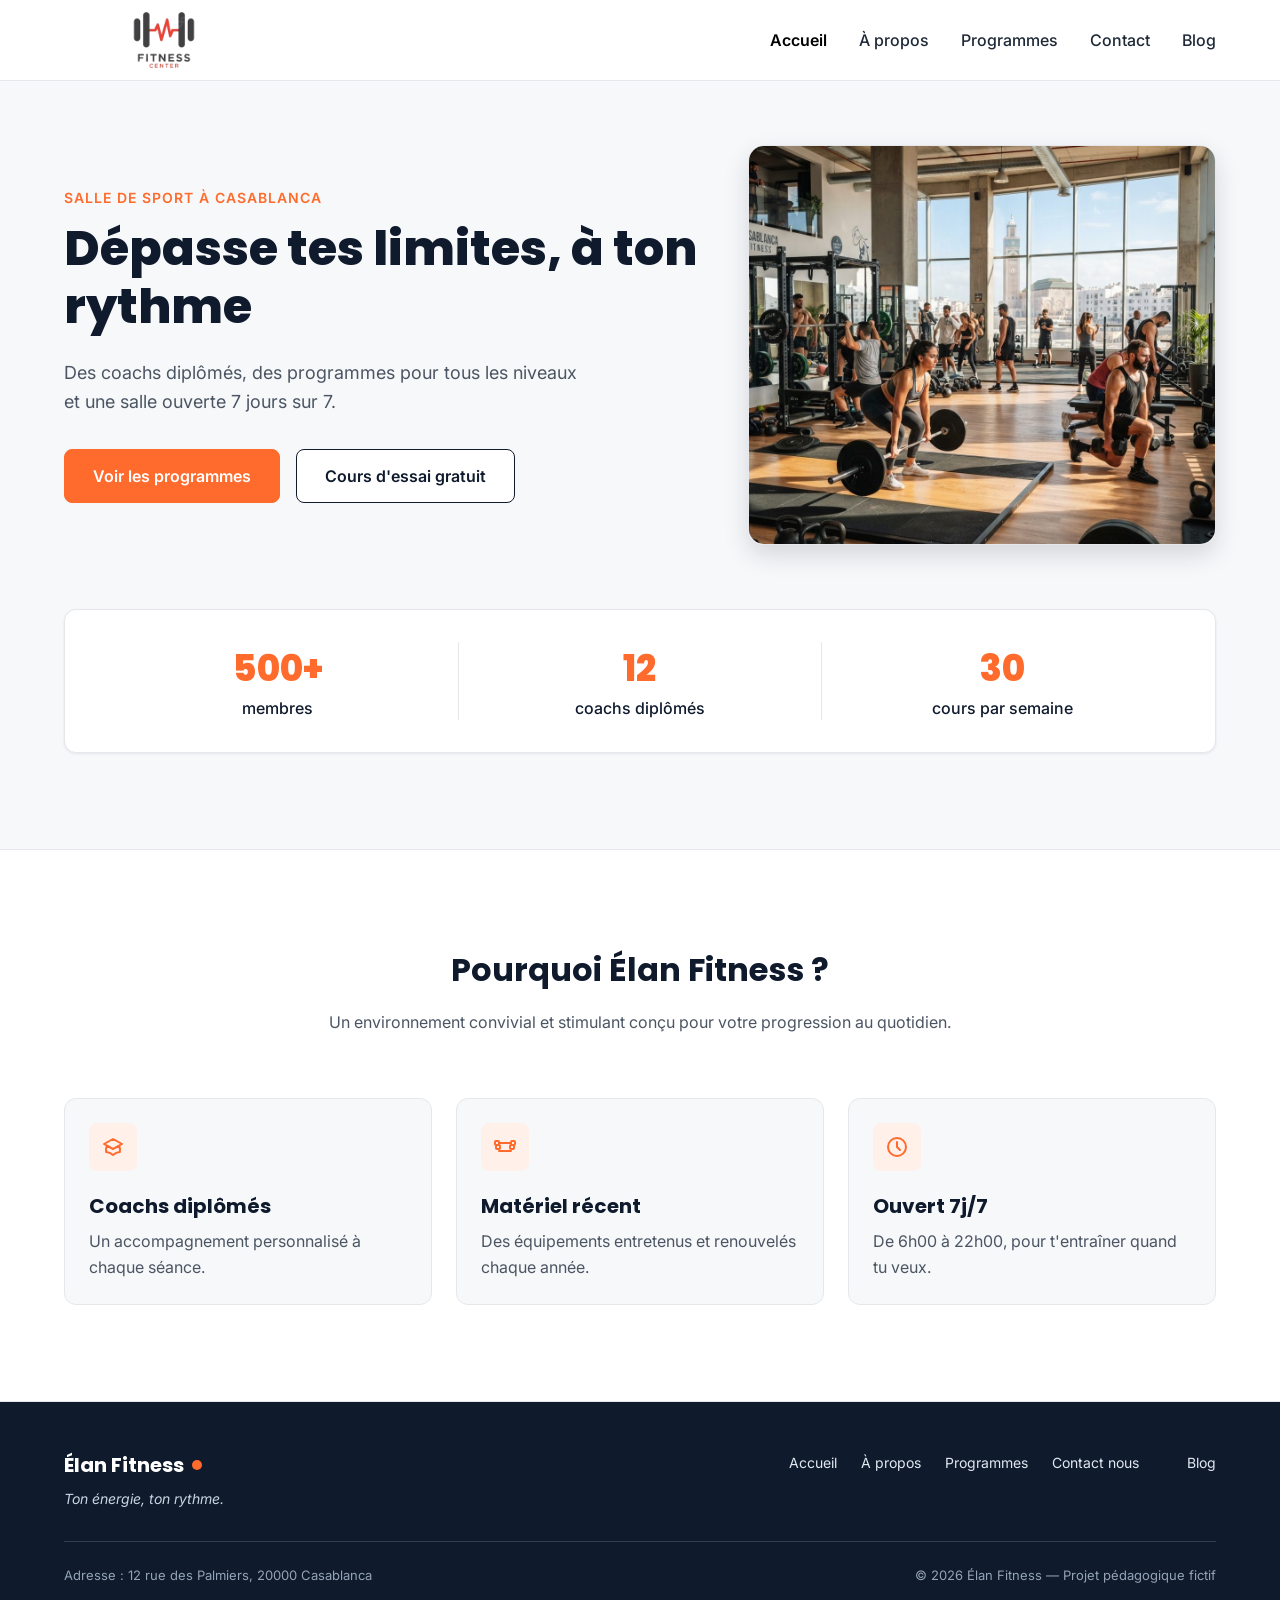
<file: breif1/index.html>
<!DOCTYPE html>
<html lang="fr">
<head>
  <meta charset="UTF-8">
  <meta name="viewport" content="width=device-width, initial-scale=1">
  <meta name="description" content="Élan Fitness, salle de sport à Casablanca : musculation, yoga, cardio et boxe fitness avec des coachs diplômés. Réservez votre cours d'essai gratuit.">
  <title>Élan Fitness | Salle de sport à Casablanca</title>

  <link rel="preconnect" href="https://fonts.googleapis.com">
  <link rel="preconnect" href="https://fonts.gstatic.com" crossorigin>
  <link href="https://fonts.googleapis.com/css2?family=Inter:wght@400;500;600&family=Poppins:wght@600;700;800&display=swap" rel="stylesheet">
  <link rel="icon" href="/img/logo.png">
  <link rel="stylesheet" href="style.css">
</head>

<body>

  <header class="en-tete">
    <div class="conteneur en-tete-contenu">
      <img href="#accueil" src="./img/logo.png" class="imagelogo logo" alt="<Elan fitness logo">
      

      <nav aria-label="Navigation principale">
        <ul class="menu">
          <li><a href="/" class="lien-actif">Accueil</a></li>
          <li><a href="/apropos.html">À propos</a></li>
          <li><a href="/programmes.html">Programmes</a></li>
          <li><a href="/contact.html">Contact</a></li>
          <li><a href="/blog.html">Blog</a></li>
        </ul>
      </nav>
    </div>
  </header>

  <main>

    <section id="accueil" class="hero">
      <div class="conteneur">

        <div class="hero-contenu">
          <div class="hero-texte">
            <p class="sur-titre">Salle de sport à Casablanca</p>
            <h1>Dépasse tes limites, à ton rythme</h1>
            <p class="hero-description">
              Des coachs diplômés, des programmes pour tous les niveaux et une salle ouverte 7 jours sur 7.
            </p>
            <div class="boutons">
              <a href="#programmes" class="bouton bouton-principal">Voir les programmes</a>
              <a href="#contact" class="bouton bouton-secondaire">Cours d'essai gratuit</a>
            </div>
          </div>

          <img class="hero-image" src="img/hero.jpg" alt="Des personnes s'entraînent dans une salle de sport lumineuse à Casablanca">
        </div>

        <div class="chiffres">
          <div class="chiffre">
            <p class="chiffre-nombre">500+</p>
            <p>membres</p>
          </div>
          <div class="chiffre">
            <p class="chiffre-nombre">12</p>
            <p>coachs diplômés</p>
          </div>
          <div class="chiffre">
            <p class="chiffre-nombre">30</p>
            <p>cours par semaine</p>
          </div>
        </div>

      </div>
    </section>

    <section class="section section-blanche">
      <div class="conteneur">

        <div class="section-titre">
          <h2>Pourquoi Élan Fitness ?</h2>
          <p>Un environnement convivial et stimulant conçu pour votre progression au quotidien.</p>
        </div>

        <div class="cartes">
          <article class="carte carte-avantage">
            <div class="icone"><img src="img/icone-coach.svg" alt=""></div>
            <h3>Coachs diplômés</h3>
            <p>Un accompagnement personnalisé à chaque séance.</p>
          </article>

          <article class="carte carte-avantage">
            <div class="icone"><img src="img/icone-materiel.svg" alt=""></div>
            <h3>Matériel récent</h3>
            <p>Des équipements entretenus et renouvelés chaque année.</p>
          </article>

          <article class="carte carte-avantage">
            <div class="icone"><img src="img/icone-horloge.svg" alt=""></div>
            <h3>Ouvert 7j/7</h3>
            <p>De 6h00 à 22h00, pour t'entraîner quand tu veux.</p>
          </article>
        </div>

      </div>
    </section>

   

   

  </main>

  <footer class="pied-de-page">
    <div class="conteneur">

      <div class="pied-haut">
        <div>
          <p class="logo logo-clair">Élan Fitness</p>
          <p class="slogan">Ton énergie, ton rythme.</p>
        </div>

        <nav aria-label="Navigation du pied de page">
          <ul class="menu menu-pied">
            <li><a href="/">Accueil</a></li>
            <li><a href="/apropos.html">À propos</a></li>
            <li><a href="/programmes.html">Programmes</a></li>
            <li><a href="/contact.html">Contact nous</li>
            <li><a href="/blog.html">Blog</a></li>
          </ul>
        </nav>
      </div>

      <div class="pied-bas">
        <p>Adresse : 12 rue des Palmiers, 20000 Casablanca</p>
        <p>&copy; 2026 Élan Fitness — Projet pédagogique fictif</p>
      </div>

    </div>
  </footer>
</body>
</html>
</file>
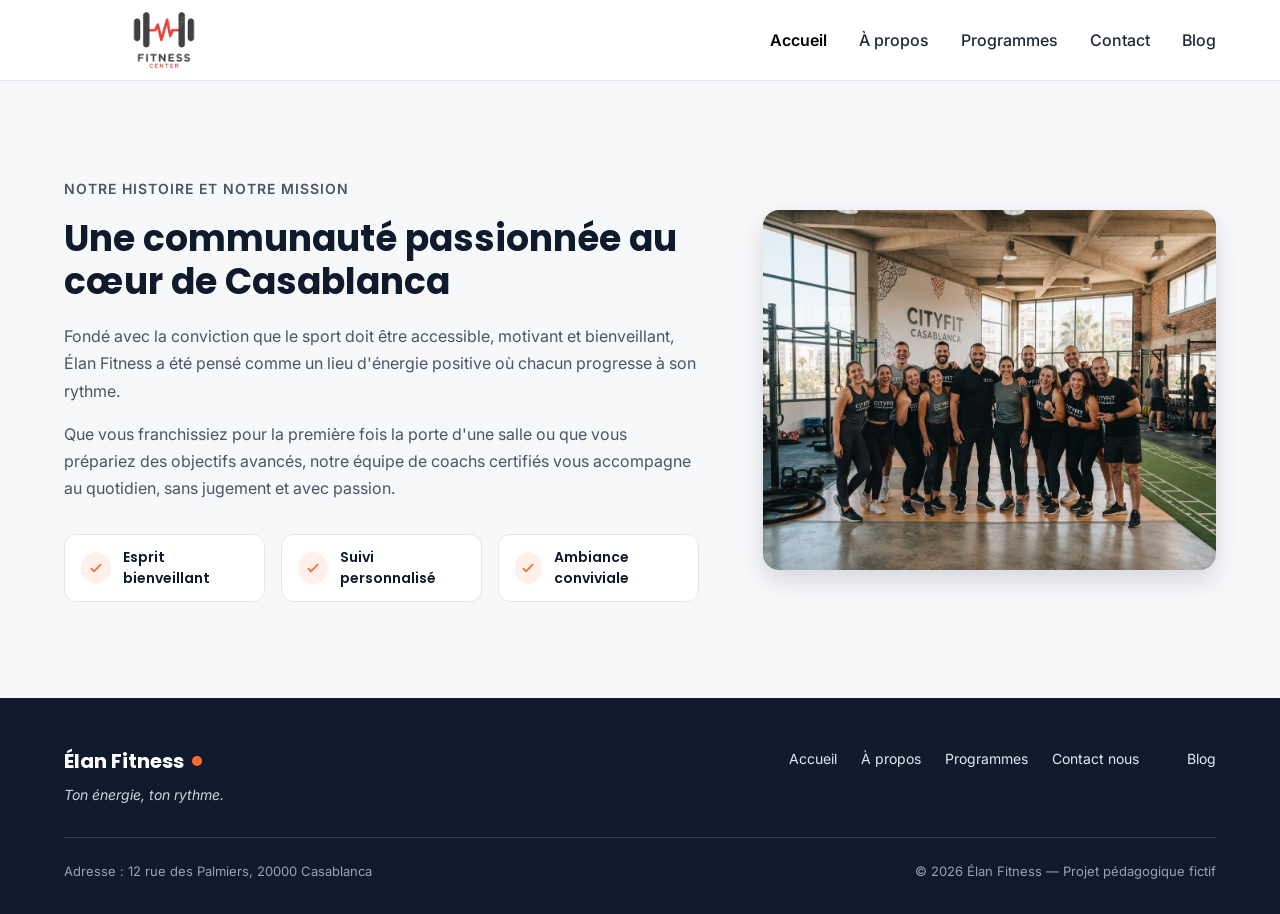
<file: breif1/apropos.html>
<!DOCTYPE html>
<html lang="en">
<head>
    <meta charset="UTF-8">
    <meta name="viewport" content="width=device-width, initial-scale=1.0">
    <meta name="description" content="Élan Fitness, salle de sport à Casablanca : musculation, yoga, cardio et boxe fitness avec des coachs diplômés. Réservez votre cours d'essai gratuit.">
    <title>A Propos</title>
    <link rel="preconnect" href="https://fonts.googleapis.com">
    <link rel="preconnect" href="https://fonts.gstatic.com" crossorigin>
    <link href="https://fonts.googleapis.com/css2?family=Inter:wght@400;500;600&family=Poppins:wght@600;700;800&display=swap" rel="stylesheet">
    <link rel="stylesheet" href="style.css">
    <link rel="icon" href="/img/logo.png">

</head>
<body>
    <header class="en-tete">
        <div class="conteneur en-tete-contenu">
            <img href="#accueil" src="./img/logo.png" class="imagelogo logo" alt="Elan Fitness Logo">
            <nav aria-label="Navigation principale">
            <ul class="menu">
              <li><a href="/" class="lien-actif">Accueil</a></li>
              <li><a href="/apropos.html">À propos</a></li>
              <li><a href="/programmes.html">Programmes</a></li>
              <li><a href="/contact.html">Contact</a></li>
              <li><a href="/blog.html">Blog</a></li>
            </ul>
            </nav>
        </div>
    </header>

    
     <section id="a-propos" class="section">
      <div class="conteneur apropos-contenu">

        <div class="apropos-texte">
          <p class="sur-titre">Notre histoire et notre mission</p>
          <h2>Une communauté passionnée au cœur de Casablanca</h2>
          <p>
            Fondé avec la conviction que le sport doit être accessible, motivant et bienveillant,
            Élan Fitness a été pensé comme un lieu d'énergie positive où chacun progresse à son rythme.
          </p>
          <p>
            Que vous franchissiez pour la première fois la porte d'une salle ou que vous prépariez des
            objectifs avancés, notre équipe de coachs certifiés vous accompagne au quotidien, sans
            jugement et avec passion.
          </p>

          <ul class="valeurs">
            <li class="valeur">
              <div class="icone icone-petite"><img src="img/icone-check.svg" alt=""></div>
              <span>Esprit bienveillant</span>
            </li>
            <li class="valeur">
              <div class="icone icone-petite"><img src="img/icone-check.svg" alt=""></div>
              <span>Suivi personnalisé</span>
            </li>
            <li class="valeur">
              <div class="icone icone-petite"><img src="img/icone-check.svg" alt=""></div>
              <span>Ambiance conviviale</span>
            </li>
          </ul>
        </div>

        <img class="apropos-image" src="img/equipe.jpg" alt="L'équipe de coachs d'Élan Fitness réunie dans la salle">

      </div>
    </section>
     <footer class="pied-de-page">
    <div class="conteneur">

      <div class="pied-haut">
        <div>
          <p class="logo logo-clair">Élan Fitness</p>
          <p class="slogan">Ton énergie, ton rythme.</p>
        </div>

        <nav aria-label="Navigation du pied de page">
          <ul class="menu menu-pied">
            <li><a href="/">Accueil</a></li>
            <li><a href="/apropos.html">À propos</a></li>
            <li><a href="/programmes.html">Programmes</a></li>
            <li><a href="/contact.html">Contact nous</li>
            <li><a href="/blog.html">Blog</a></li>
          </ul>
        </nav>
      </div>

      <div class="pied-bas">
        <p>Adresse : 12 rue des Palmiers, 20000 Casablanca</p>
        <p>&copy; 2026 Élan Fitness — Projet pédagogique fictif</p>
      </div>

    </div>
  </footer>
</body>
</html>
</file>
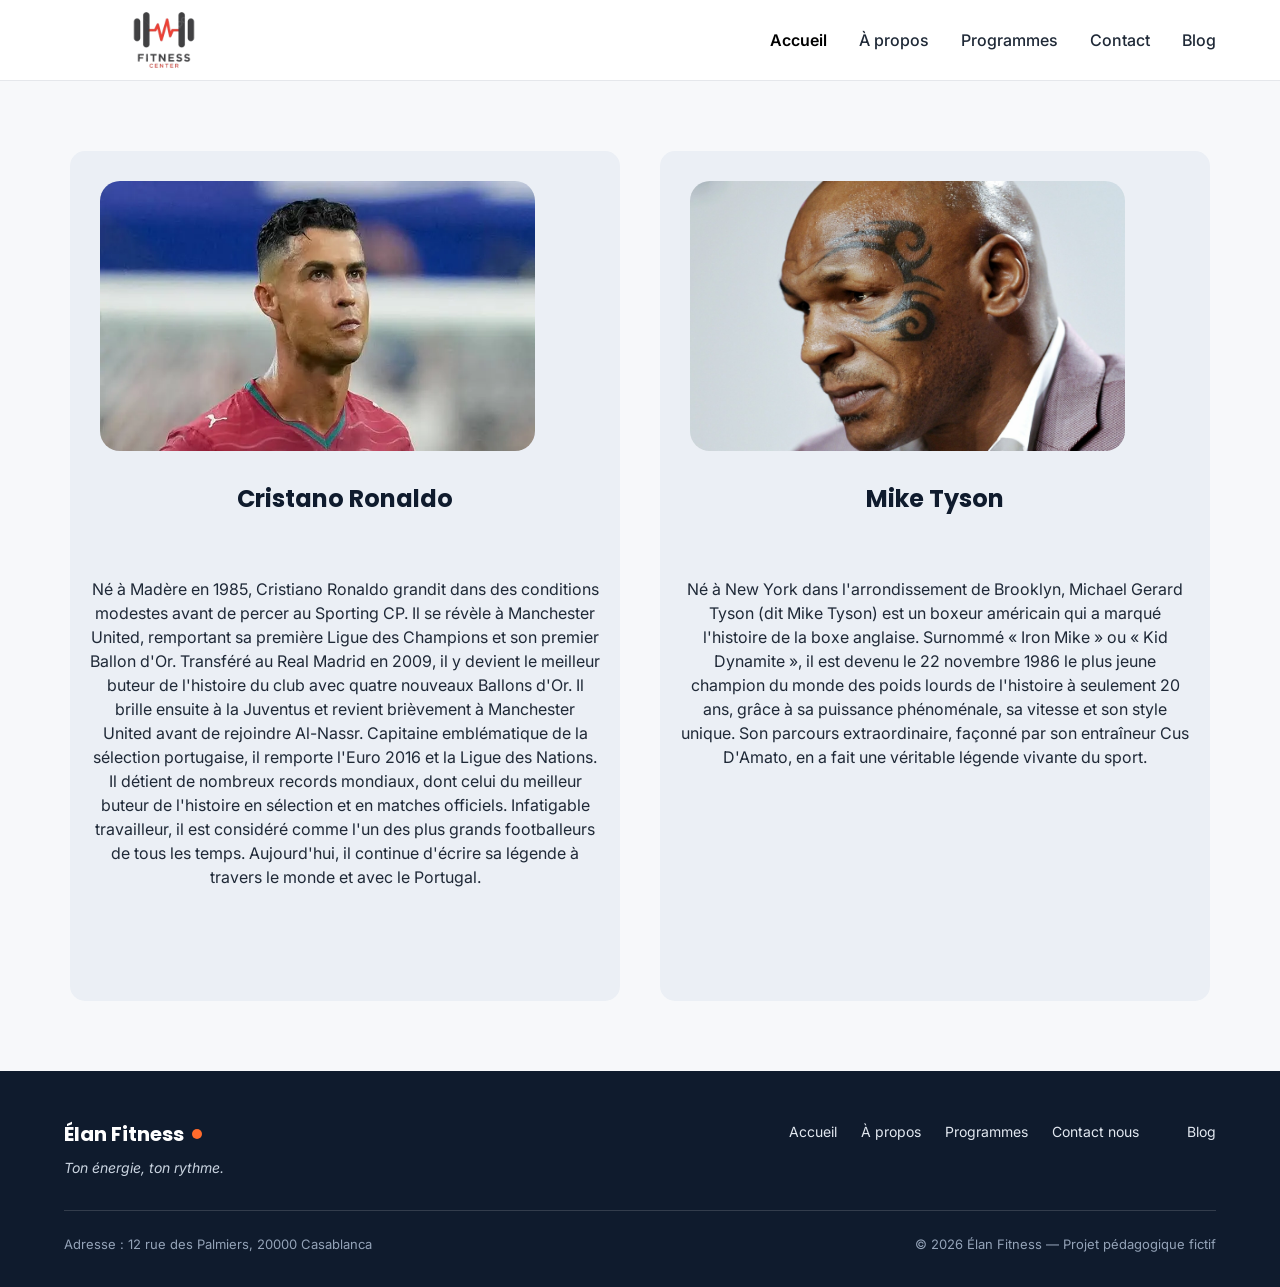
<file: breif1/blog.html>
<!DOCTYPE html>
<html lang="en">
<head>
    <meta charset="UTF-8">
    <meta name="viewport" content="width=device-width, initial-scale=1.0"> 
    <meta name="description" content="Elan Fitness blog ,Élan Fitness, salle de sport à Casablanca : musculation, yoga, cardio et boxe fitness avec des coachs diplômés. Réservez votre cours d'essai gratuit.">
     <link href="https://fonts.googleapis.com/css2?family=Inter:wght@400;500;600&family=Poppins:wght@600;700;800&display=swap" rel="stylesheet">
     <link rel="stylesheet" href="style.css">
     <link rel="icon" href="/img/logo.png">
    <title>Blog</title>
</head>
<body>
     <header class="en-tete">
        <div class="conteneur en-tete-contenu">
            <img href="#accueil" src="./img/logo.png" class="imagelogo logo" alt="Elan Fitness Logo">
            <nav aria-label="Navigation principale">
            <ul class="menu">
              <li><a href="/" class="lien-actif">Accueil</a></li>
              <li><a href="/apropos.html">À propos</a></li>
              <li><a href="/programmes.html">Programmes</a></li>
              <li><a href="/contact.html">Contact</a></li>
              <li><a href="/blog.html">Blog</a></li>
            </ul>
            </nav>
        </div>
    </header>
    <div class="blog">
        <div class="Blogs blog1">
            
            <img src="img/ronaldo.webp" class="heros hero1">
            <h2 class="heroname">Cristano Ronaldo</h2>
            <p class="paragraph"> Né à Madère en 1985, Cristiano Ronaldo grandit dans des conditions modestes avant de percer au Sporting CP.
                Il se révèle à Manchester United, remportant sa première Ligue des Champions et son premier Ballon d'Or.
                Transféré au Real Madrid en 2009, il y devient le meilleur buteur de l'histoire du club avec quatre nouveaux Ballons d'Or.
                Il brille ensuite à la Juventus et revient brièvement à Manchester United avant de rejoindre Al-Nassr.
                Capitaine emblématique de la sélection portugaise, il remporte l'Euro 2016 et la Ligue des Nations.
                Il détient de nombreux records mondiaux, dont celui du meilleur buteur de l'histoire en sélection et en matches officiels.
                Infatigable travailleur, il est considéré comme l'un des plus grands footballeurs de tous les temps.
                Aujourd'hui, il continue d'écrire sa légende à travers le monde et avec le Portugal.
            </p>
        </div>
        <div class="Blogs blog2">
            <img src="img/tyson.jpg" class="heros hero2">
            <h2 class="heroname"> Mike Tyson</h2>
            <p class="paragraph">Né à New York dans l'arrondissement de Brooklyn, Michael Gerard Tyson (dit Mike Tyson) est un boxeur américain qui a marqué l'histoire de la boxe anglaise. Surnommé « Iron Mike » ou « Kid Dynamite », il est devenu le 22 novembre 1986 le plus jeune champion du monde des poids lourds de l'histoire à seulement 20 ans, grâce à sa puissance phénoménale, sa vitesse et son style unique. Son parcours extraordinaire, façonné par son entraîneur Cus D'Amato, en a fait une véritable légende vivante du sport.</p> 
        </div>
  
        
    </div>
    <footer class="pied-de-page">
    <div class="conteneur">

      <div class="pied-haut">
        <div>
          <p class="logo logo-clair">Élan Fitness</p>
          <p class="slogan">Ton énergie, ton rythme.</p>
        </div>

        <nav aria-label="Navigation du pied de page">
          <ul class="menu menu-pied">
            <li><a href="/">Accueil</a></li>
            <li><a href="/apropos.html">À propos</a></li>
            <li><a href="/programmes.html">Programmes</a></li>
            <li><a href="/contact.html">Contact nous</li>
            <li><a href="/blog.html">Blog</a></li>
          </ul>
        </nav>
      </div>

      <div class="pied-bas">
        <p>Adresse : 12 rue des Palmiers, 20000 Casablanca</p>
        <p>&copy; 2026 Élan Fitness — Projet pédagogique fictif</p>
      </div>

    </div>
  </footer>
</body>
</html>
</file>
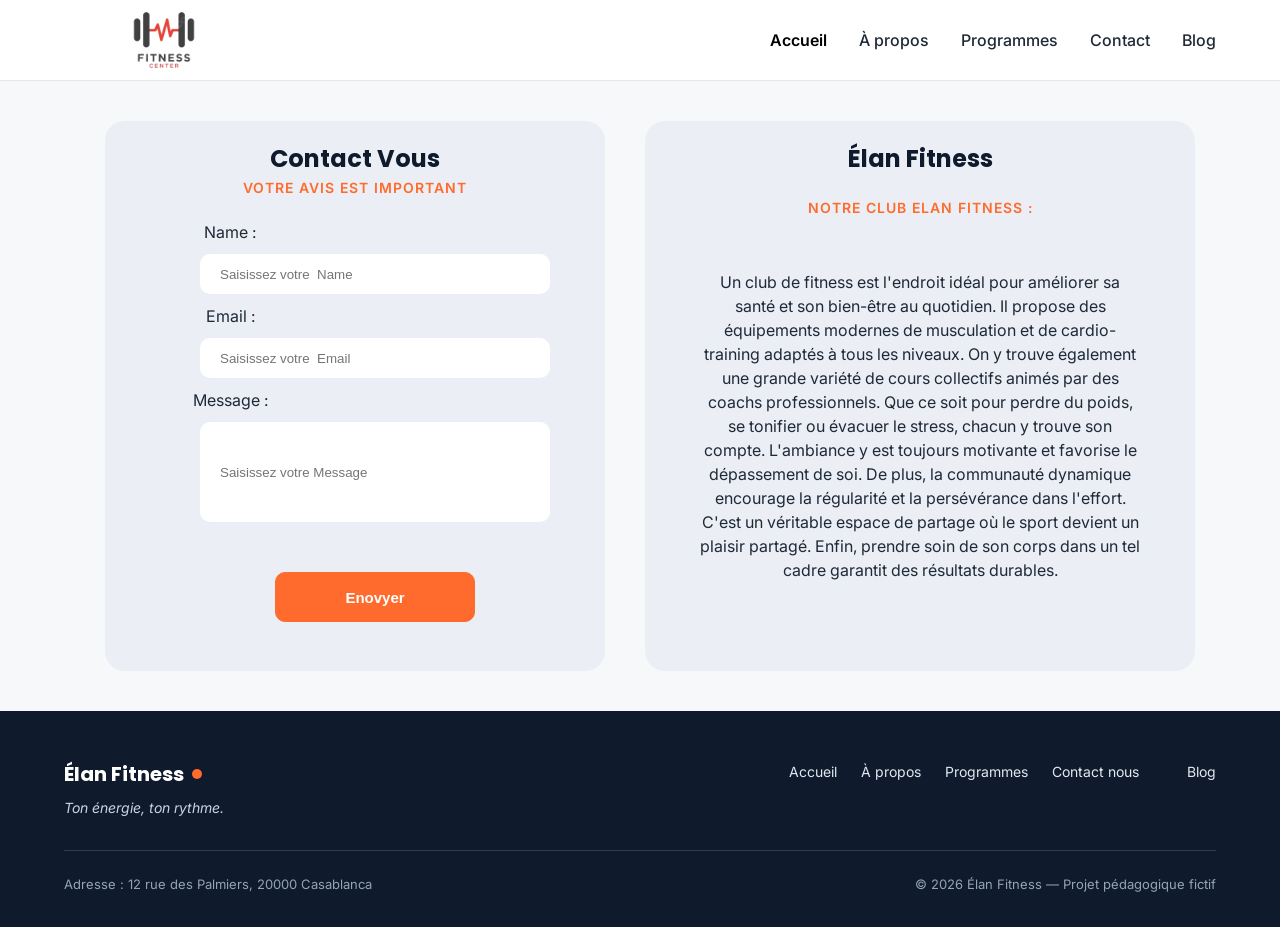
<file: breif1/contact.html>
<!DOCTYPE html>
<html lang="en">
    
<head>
    <meta charset="UTF-8">
    <link rel="preconnect" href="https://fonts.googleapis.com">    
    <link rel="preconnect" href="https://fonts.gstatic.com" crossorigin>
    <link href="https://fonts.googleapis.com/css2?family=Inter:wght@400;500;600&family=Poppins:wght@600;700;800&display=swap" rel="stylesheet">
    <meta name="description" content="Élan Fitness, salle de sport à Casablanca : musculation, yoga, cardio et boxe fitness avec des coachs diplômés. Réservez votre cours d'essai gratuit.">
    <link rel="stylesheet" href="style.css">
    <link rel="icon" href="/img/logo.png">
    <meta name="viewport" content="width=device-width, initial-scale=1.0">
    <title>Contact</title>

</head>
<body class="contact">
    <header class="en-tete">
    <div class="conteneur en-tete-contenu">
      <img href="#accueil" src="./img/logo.png" class="imagelogo logo" alt="Elan Fitness Logo">

      <nav aria-label="Navigation principale">
        <ul class="menu">
          <li><a href="/" class="lien-actif">Accueil</a></li>
          <li><a href="/apropos.html">À propos</a></li>
          <li><a href="/programmes.html">Programmes</a></li>
          <li><a href="/contact.html">Contact</a></li>
          <li><a href="/blog.html">Blog</a></li>
            </ul>
             </nav>
        </div>
    </header>
    <section class="sec">
        <div class="Center">
        <div class="c-menu divs">
    <h1 class="title">Contact Vous</h1>
    <p class="sur-titre">Votre avis est important </p>
    <label class="labels">Name : </label>
    <input class="inputs" placeholder="Saisissez votre  Name">
    <label class="labels">Email : </label>
    <input class="inputs" placeholder="Saisissez votre  Email ">
    <label class="labels"> Message : </label>
    <input class="message inputs" placeholder="Saisissez votre Message">
    <button class="envoyer"> Enovyer</button>
    </div>
    <div class="para divs">
        <h1> Élan Fitness  </h1>
        <p class="sur-titre" style="padding: 20px;">NOTRE CLUB ELAN FITNESS :</p>
        <p style="padding: 20px 35px;">Un club de fitness est l'endroit idéal pour améliorer sa santé et son bien-être au quotidien.
Il propose des équipements modernes de musculation et de cardio-training adaptés à tous les niveaux.
On y trouve également une grande variété de cours collectifs animés par des coachs professionnels.
Que ce soit pour perdre du poids, se tonifier ou évacuer le stress, chacun y trouve son compte.
L'ambiance y est toujours motivante et favorise le dépassement de soi.
De plus, la communauté dynamique encourage la régularité et la persévérance dans l'effort.
C'est un véritable espace de partage où le sport devient un plaisir partagé.
Enfin, prendre soin de son corps dans un tel cadre garantit des résultats durables.</p>
    </div>
  </div>
    </section>
     <footer class="pied-de-page">
    <div class="conteneur">

      <div class="pied-haut">
        <div>
          <p class="logo logo-clair">Élan Fitness</p>
          <p class="slogan">Ton énergie, ton rythme.</p>
        </div>

        <nav aria-label="Navigation du pied de page">
          <ul class="menu menu-pied">
            <li><a href="/">Accueil</a></li>
            <li><a href="/apropos.html">À propos</a></li>
            <li><a href="/programmes.html">Programmes</a></li>
            <li><a href="/contact.html">Contact nous</li>
            <li><a href="/blog.html">Blog</a></li>
          </ul>
        </nav>
      </div>

      <div class="pied-bas">
        <p>Adresse : 12 rue des Palmiers, 20000 Casablanca</p>
        <p>&copy; 2026 Élan Fitness — Projet pédagogique fictif</p>
      </div>

    </div>
  </footer>
</body>
</html>
</file>
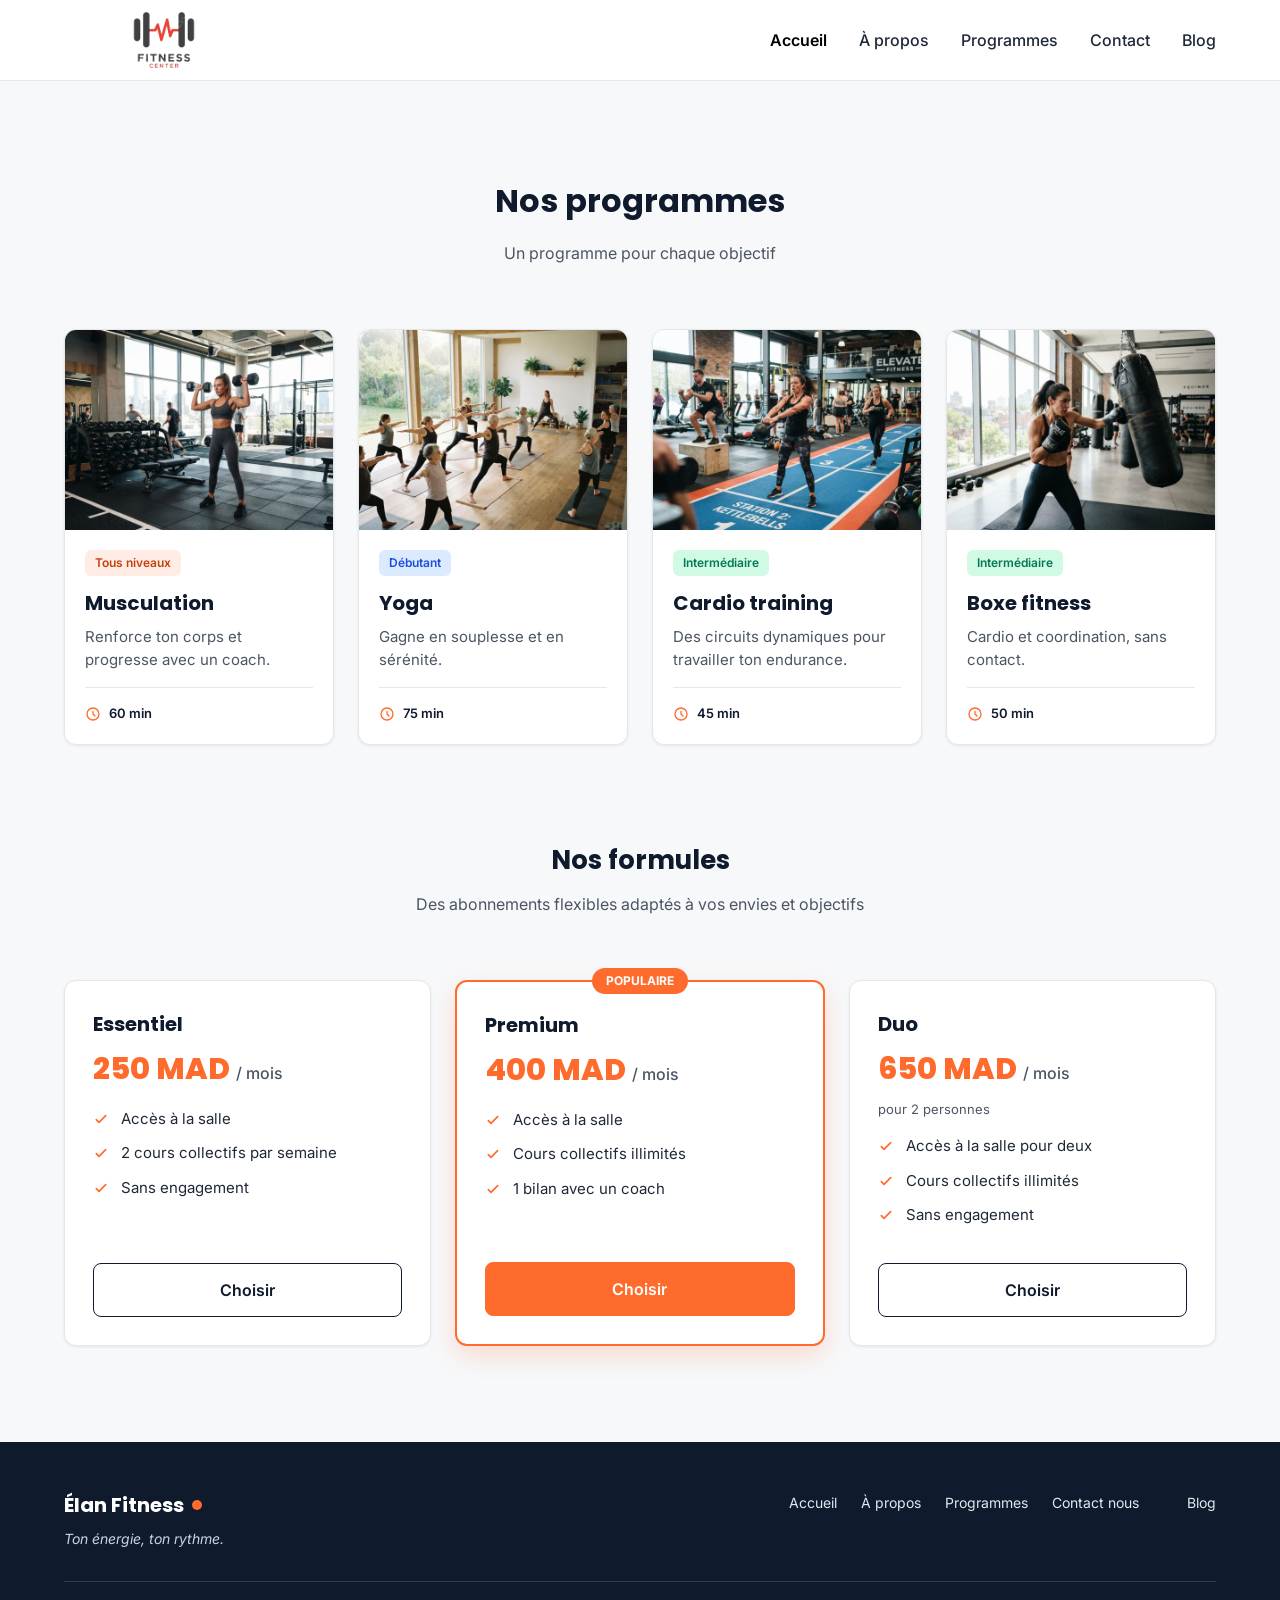
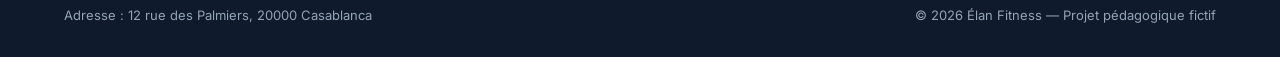
<file: breif1/programmes.html>
<!DOCTYPE html>
<html lang="en">
<head>
    <meta charset="UTF-8">
    <meta name="viewport" content="width=device-width, initial-scale=1.0">
    <meta name="description" content="Élan Fitness, salle de sport à Casablanca : musculation, yoga, cardio et boxe fitness avec des coachs diplômés. Réservez votre cours d'essai gratuit.">
    <title>Programmes</title>
    <link rel="preconnect" href="https://fonts.googleapis.com">
    <link rel="preconnect" href="https://fonts.gstatic.com" crossorigin>
    <link href="https://fonts.googleapis.com/css2?family=Inter:wght@400;500;600&family=Poppins:wght@600;700;800&display=swap" rel="stylesheet">
    <link rel="stylesheet" href="style.css">
    <link rel="icon" href="/img/logo.png">

</head>
<body>
    <header class="en-tete">
    <div class="conteneur en-tete-contenu">
      <img href="#accueil" src="./img/logo.png" class="imagelogo logo" alt="Elan Fitness Logo">
      <nav aria-label="Navigation principale">
        <ul class="menu">
          <li><a href="/" class="lien-actif">Accueil</a></li>
          <li><a href="/apropos.html">À propos</a></li>
          <li><a href="/programmes.html">Programmes</a></li>
          <li><a href="/contact.html">Contact</a></li>
          <li><a href="/blog.html">Blog</a></li>
        </ul>
      </nav>
    </div>
  </header>
    
    <section id="programmes" class="section">
      <div class="conteneur">

        <div class="section-titre">
          <h2>Nos programmes</h2>
          <p>Un programme pour chaque objectif</p>
        </div>

        <div class="cartes">

          <article class="carte carte-programme">
            <img src="img/musculation.jpg" alt="Une sportive soulève des haltères dans l'espace musculation">
            <div class="programme-corps">
              <span class="etiquette etiquette-orange">Tous niveaux</span>
              <h3>Musculation</h3>
              <p>Renforce ton corps et progresse avec un coach.</p>
              <p class="duree"><img src="img/icone-duree.svg" alt="">60 min</p>
            </div>
          </article>

          <article class="carte carte-programme">
            <img src="img/yoga.jpg" alt="Un groupe pratique le yoga sur des tapis dans une salle lumineuse">
            <div class="programme-corps">
              <span class="etiquette etiquette-bleue">Débutant</span>
              <h3>Yoga</h3>
              <p>Gagne en souplesse et en sérénité.</p>
              <p class="duree"><img src="img/icone-duree.svg" alt="">75 min</p>
            </div>
          </article>

          <article class="carte carte-programme">
            <img src="img/cardio.jpg" alt="Des sportifs suivent un circuit de cardio training avec des kettlebells">
            <div class="programme-corps">
              <span class="etiquette etiquette-verte">Intermédiaire</span>
              <h3>Cardio training</h3>
              <p>Des circuits dynamiques pour travailler ton endurance.</p>
              <p class="duree"><img src="img/icone-duree.svg" alt="">45 min</p>
            </div>
          </article>

          <article class="carte carte-programme">
            <img src="img/boxe.jpg" alt="Une sportive frappe un sac de frappe pendant un cours de boxe fitness">
            <div class="programme-corps">
              <span class="etiquette etiquette-verte">Intermédiaire</span>
              <h3>Boxe fitness</h3>
              <p>Cardio et coordination, sans contact.</p>
              <p class="duree"><img src="img/icone-duree.svg" alt="">50 min</p>
            </div>
          </article>

        </div>

        <div class="formules">

          <div class="section-titre">
            <h3>Nos formules</h3>
            <p>Des abonnements flexibles adaptés à vos envies et objectifs</p>
          </div>

          <div class="cartes">

            <article class="carte formule">
              <h4>Essentiel</h4>
              <p class="prix">250 MAD <span>/ mois</span></p>
              <ul class="formule-liste">
                <li>Accès à la salle</li>
                <li>2 cours collectifs par semaine</li>
                <li>Sans engagement</li>
              </ul>
              <a href="#contact" class="bouton bouton-secondaire">Choisir</a>
            </article>

            <article class="carte formule formule-populaire">
              <p class="badge-populaire">Populaire</p>
              <h4>Premium</h4>
              <p class="prix">400 MAD <span>/ mois</span></p>
              <ul class="formule-liste">
                <li>Accès à la salle</li>
                <li>Cours collectifs illimités</li>
                <li>1 bilan avec un coach</li>
              </ul>
              <a href="#contact" class="bouton bouton-principal">Choisir</a>
            </article>

            <article class="carte formule">
              <h4>Duo</h4>
              <p class="prix">650 MAD <span>/ mois</span></p>
              <p class="prix-note">pour 2 personnes</p>
              <ul class="formule-liste">
                <li>Accès à la salle pour deux</li>
                <li>Cours collectifs illimités</li>
                <li>Sans engagement</li>
              </ul>
              <a href="#contact" class="bouton bouton-secondaire">Choisir</a>
            </article>

          </div>
        </div>

      </div>
    </section>
     <footer class="pied-de-page">
    <div class="conteneur">

      <div class="pied-haut">
        <div>
          <p class="logo logo-clair">Élan Fitness</p>
          <p class="slogan">Ton énergie, ton rythme.</p>
        </div>

        <nav aria-label="Navigation du pied de page">
          <ul class="menu menu-pied">
            <li><a href="/">Accueil</a></li>
            <li><a href="/apropos.html">À propos</a></li>
            <li><a href="/programmes.html">Programmes</a></li>
            <li><a href="/contact.html">Contact nous</li>
            <li><a href="/blog.html">Blog</a></li>
          </ul>
        </nav>
      </div>

      <div class="pied-bas">
        <p>Adresse : 12 rue des Palmiers, 20000 Casablanca</p>
        <p>&copy; 2026 Élan Fitness — Projet pédagogique fictif</p>
      </div>

    </div>
  </footer>
</body>
</html>
</file>
<file: breif1/style.css>
* {
  box-sizing: border-box;
  margin: 0;
  padding: 0;
}

html {
  scroll-behavior: smooth;
}

body {
  font-family: 'Inter', Arial, sans-serif;
  font-size: 16px;
  line-height: 1.5;
  color: #1F2937;
  background-color: #F7F8FA;
}

h1, h2, h3, h4 {
  font-family: 'Poppins', Arial, sans-serif;
  color: #0F1B2D;
}

a {
  color: inherit;
  text-decoration: none;
}

ul {
  list-style: none;
}

img {
  display: block;
  max-width: 100%;
}

a:focus-visible,
button:focus-visible {
  outline: 3px solid #FF6B2C;
  outline-offset: 2px;
}

.conteneur {
  width: 100%;
  max-width: 1200px;
  margin: 0 auto;
  padding: 0 24px;
}

.section {
  padding: 96px 0;
}

.section-blanche {
  background-color: #FFFFFF;
  border-top: 1px solid #E5E7EB;
  border-bottom: 1px solid #E5E7EB;
}

.section-titre {
  max-width: 640px;
  margin: 0 auto 64px;
  text-align: center;
}

.section-titre h2 {
  font-size: 32px;
  margin-bottom: 16px;
}

.section-titre h3 {
  font-size: 26px;
  margin-bottom: 12px;
}

.section-titre p {
  color: #4B5563;
}

.sur-titre {
  font-size: 14px;
  font-weight: 600;
  color: #FF6B2C;
  text-transform: uppercase;
  letter-spacing: 1px;
  margin-bottom: 12px;
}

.bouton {
  display: inline-block;
  padding: 14px 28px;
  border-radius: 8px;
  font-size: 16px;
  font-weight: 600;
  text-align: center;
  cursor: pointer;
}

.bouton-principal {
  background-color: #FF6B2C;
  border: 1px solid #FF6B2C;
  color: #FFFFFF;
}

.bouton-principal:hover {
  background-color: #F05817;
}

.bouton-secondaire {
  background-color: #FFFFFF;
  border: 1px solid #0F1B2D;
  color: #0F1B2D;
}

.bouton-secondaire:hover {
  background-color: #F3F4F6;
}

.cartes {
  display: flex;
  gap: 24px;
}

.carte {
  flex: 1;
  background-color: #FFFFFF;
  border: 1px solid #E5E7EB;
  border-radius: 12px;
  box-shadow: 0 1px 3px rgba(15, 27, 45, 0.08);
}

.icone {
  width: 48px;
  height: 48px;
  background-color: #FFF0EA;
  border-radius: 8px;
  display: flex;
  align-items: center;
  justify-content: center;
}

.icone img {
  width: 24px;
  height: 24px;
}

.icone-petite {
  width: 32px;
  height: 32px;
  border-radius: 50%;
}

.icone-petite img {
  width: 16px;
  height: 16px;
}

.en-tete {
  position: sticky;
  top: 0;
  z-index: 10;
  background-color: #FFFFFF;
  border-bottom: 1px solid #E5E7EB;
}

.en-tete-contenu {
  height: 80px;
  display: flex;
  align-items: center;
  justify-content: space-between;
}

.logo {
  display: flex;
  align-items: center;
  font-family: 'Poppins', Arial, sans-serif;
  font-size: 20px;
  font-weight: 700;
  color: #0F1B2D;

}

.logo::after {
  content: "";
  width: 10px;
  height: 10px;
  margin-left: 8px;
  background-color: #FF6B2C;
  border-radius: 50%;
}

.menu {
  display: flex;
  gap: 32px;
}

.menu a {
  font-weight: 500;
  padding-bottom: 4px;
  border-bottom: none;
}

.menu a:hover {
  color: #FF6B2C;
}

.menu .lien-actif {
  color: black;
  font-weight: 600;
  border-bottom-color: #FF6B2C;
}

.hero {
  padding: 64px 0 96px;
}

.hero-contenu {
  display: flex;
  align-items: center;
  gap: 32px;
}

.hero-texte {
  flex: 7;
}

.hero-texte h1 {
  font-size: 48px;
  font-weight: 800;
  line-height: 1.2;
  margin-bottom: 24px;
}

.hero-description {
  max-width: 520px;
  font-size: 18px;
  line-height: 1.6;
  color: #4B5563;
  margin-bottom: 32px;
}

.boutons {
  display: flex;
  flex-wrap: wrap;
  gap: 16px;
}

.hero-image {
  flex: 5;
  min-width: 0;
  height: 400px;
  object-fit: cover;
  border-radius: 16px;
  border: 1px solid #E5E7EB;
  box-shadow: 0 10px 25px rgba(15, 27, 45, 0.15);
}

.chiffres {
  display: flex;
  margin-top: 64px;
  padding: 32px;
  background-color: #FFFFFF;
  border: 1px solid #E5E7EB;
  border-radius: 12px;
  box-shadow: 0 1px 3px rgba(15, 27, 45, 0.08);
}

.chiffre {
  flex: 1;
  text-align: center;
  font-weight: 500;
  color: #0F1B2D;
}

.chiffre + .chiffre {
  border-left: 1px solid #E5E7EB;
}

.chiffre-nombre {
  font-family: 'Poppins', Arial, sans-serif;
  font-size: 36px;
  font-weight: 800;
  color: #FF6B2C;
}

.carte-avantage {
  padding: 24px;
  background-color: #F7F8FA;
  box-shadow: none;
}

.carte-avantage .icone {
  margin-bottom: 20px;
}

.carte-avantage h3 {
  font-size: 20px;
  margin-bottom: 8px;
}

.carte-avantage p {
  color: #4B5563;
  line-height: 1.6;
}

.apropos-contenu {
  display: flex;
  align-items: center;
  gap: 64px;
}

.apropos-texte {
  flex: 7;
}

.apropos-texte h2 {
  font-size: 36px;
  line-height: 1.2;
  margin-bottom: 20px;
}

.apropos-texte p {
  color: #4B5563;
  line-height: 1.7;
  margin-bottom: 16px;
}

.valeurs {
  display: flex;
  gap: 16px;
  margin-top: 32px;
}

.valeur {
  flex: 1;
  display: flex;
  align-items: center;
  gap: 12px;
  padding: 12px 16px;
  background-color: #FFFFFF;
  border: 1px solid #E5E7EB;
  border-radius: 12px;
  font-family: 'Poppins', Arial, sans-serif;
  font-size: 14px;
  font-weight: 600;
  color: #0F1B2D;
}

.apropos-image {
  flex: 5;
  min-width: 0;
  height: 360px;
  object-fit: cover;
  border-radius: 16px;
  box-shadow: 0 10px 25px rgba(15, 27, 45, 0.15);
}

.carte-programme {
  display: flex;
  flex-direction: column;
  overflow: hidden;
}

.carte-programme > img {
  width: 100%;
  height: 200px;
  object-fit: cover;
}

.programme-corps {
  flex: 1;
  display: flex;
  flex-direction: column;
  padding: 20px;
}

.programme-corps h3 {
  font-size: 20px;
  margin-bottom: 8px;
}

.programme-corps p {
  font-size: 15px;
  color: #4B5563;
}

.etiquette {
  align-self: flex-start;
  padding: 4px 10px;
  margin-bottom: 12px;
  border-radius: 6px;
  font-size: 12px;
  font-weight: 600;
}

.etiquette-orange {
  background-color: #FFEDE5;
  color: #C2410C;
}

.etiquette-bleue {
  background-color: #DBEAFE;
  color: #1D4ED8;
}

.etiquette-verte {
  background-color: #D1FAE5;
  color: #047857;
}

.programme-corps .duree {
  display: flex;
  align-items: center;
  gap: 8px;
  margin-top: auto;
  padding-top: 16px;
  border-top: 1px solid #E5E7EB;
  font-size: 13px;
  font-weight: 600;
  color: #0F1B2D;
}

.programme-corps h3 + p {
  margin-bottom: 16px;
}

.duree img {
  width: 16px;
  height: 16px;
}

.formules {
  margin-top: 96px;
}

.formule {
  position: relative;
  display: flex;
  flex-direction: column;
  padding: 28px;
}

.formule h4 {
  font-size: 20px;
}

.prix {
  margin: 8px 0 16px;
  font-family: 'Poppins', Arial, sans-serif;
  font-size: 30px;
  font-weight: 800;
  color: #FF6B2C;
}

.prix span {
  font-family: 'Inter', Arial, sans-serif;
  font-size: 16px;
  font-weight: 500;
  color: #4B5563;
}

.prix-note {
  margin: -8px 0 16px;
  font-size: 13px;
  color: #4B5563;
}

.formule-liste {
  flex: 1;
  margin-bottom: 24px;
}

.formule-liste li {
  padding-left: 28px;
  margin-bottom: 12px;
  font-size: 15px;
  background-image: url('img/icone-check.svg');
  background-repeat: no-repeat;
  background-position: left center;
  background-size: 16px;
}

.formule .bouton {
  display: block;
}

.formule-populaire {
  border: 2px solid #FF6B2C;
  box-shadow: 0 10px 25px rgba(255, 107, 44, 0.2);
}

.badge-populaire {
  position: absolute;
  top: -14px;
  left: 50%;
  transform: translateX(-50%);
  padding: 4px 14px;
  background-color: #FF6B2C;
  border-radius: 999px;
  font-size: 12px;
  font-weight: 700;
  text-transform: uppercase;
  color: #FFFFFF;
}

.pied-de-page {
  padding: 48px 0 32px;
  background-color: #0F1B2D;
  color: #FFFFFF;
}

.pied-haut {
  display: flex;
  justify-content: space-between;
  align-items: flex-start;
  padding-bottom: 32px;
  border-bottom: 1px solid rgba(255, 255, 255, 0.15);
}

.logo-clair {
  color: #FFFFFF;
}

.slogan {
  margin-top: 8px;
  font-size: 14px;
  font-style: italic;
  color: #CBD5E1;
}

.menu-pied {
  gap: 24px;
}

.menu-pied a {
  font-size: 14px;
  font-weight: 400;
  color: #E2E8F0;
}

.pied-bas {
  display: flex;
  justify-content: space-between;
  margin-top: 24px;
  font-size: 13px;
  color: #94A3B8;
}

.sec{
  display: flex;
  justify-content: center
; 
  
}
.Center{display: flex;
margin-left: 20px;
padding: 20px;}
.c-menu{
  text-align: center;
  display: flex;
  flex-direction: column;
  width: 500px;
  height: 550px;
  background-color: #ebeff5;
  border-radius: 20px;
  
}
.divs{
  margin: 20px;padding: 20px;
}
.inputs{
  height: 29px;
  width: 350px;
  margin-left: 75px;
  padding: 20px;
  border-radius: 10px;
  border-style: hidden;}
.inputs:active{
  border-color:#FF6B2C ;
}
.message{
  height: 100px;
}
.labels , input{margin-right: 250px;padding: 10px;display: inline
}
.envoyer{height: 50px;
         width: 200px;
         margin-left: 150px;
         margin-top:50px;
         background-color: #FF6B2C;
         border: 1px solid #FF6B2C;
         color: #FFFFFF;
         font-size: 15px;
         font-weight: 700;
         border-radius: 10px;}
.imagelogo{
  height: 200px;
  width: 200px;
}

.para{text-align: center;
  display: flex;
  flex-direction: column;
  width: 550px;
  height: 550px;
  background-color: #ebeff5;
  border-radius: 20px;
}
.blog{display: flex;margin: 50px;}
.Blogs{width: 600px;
       height: 850px;
       background-color:#F7F8FA;
       margin: 20px;
       border: #94A3B8 solid 1.5px;
       border-radius: 15px;
       text-align: center;
       justify-items: center;
      border-style: hidden;
       background-color:#ebeff5 ;
      }
.heros{padding: 30px;border-radius: 50px;
  width: 90%;
  height:330px;
      }
.paragraph{padding: 60px 20px;}


@media (max-width:500px){
  .menu{
    flex-wrap: wrap;
    padding-bottom: 50px;
  }
  .en-tete-contenu{
    height: auto;
    width: auto;
  }
  .cartes{display:grid}
  .hero-contenu{
    display: grid;
  }
  .pied-de-page{
    width: 100%;
    height: 100%;
  }
  .section{
    flex-wrap: wrap;
  }
  .Center{display: grid;}
  c.menu{width:auto;height: auto;}
  .para{width: auto;position-area: unset;}
  .conteneur{width: 100%;height: 100%;}
  .apropos-contenu{display: grid;}
  .blog{display: grid;}
  .Blogs{height: auto;width: auto;}
  .heros{width: auto;height: auto;}
  
}
</file>
